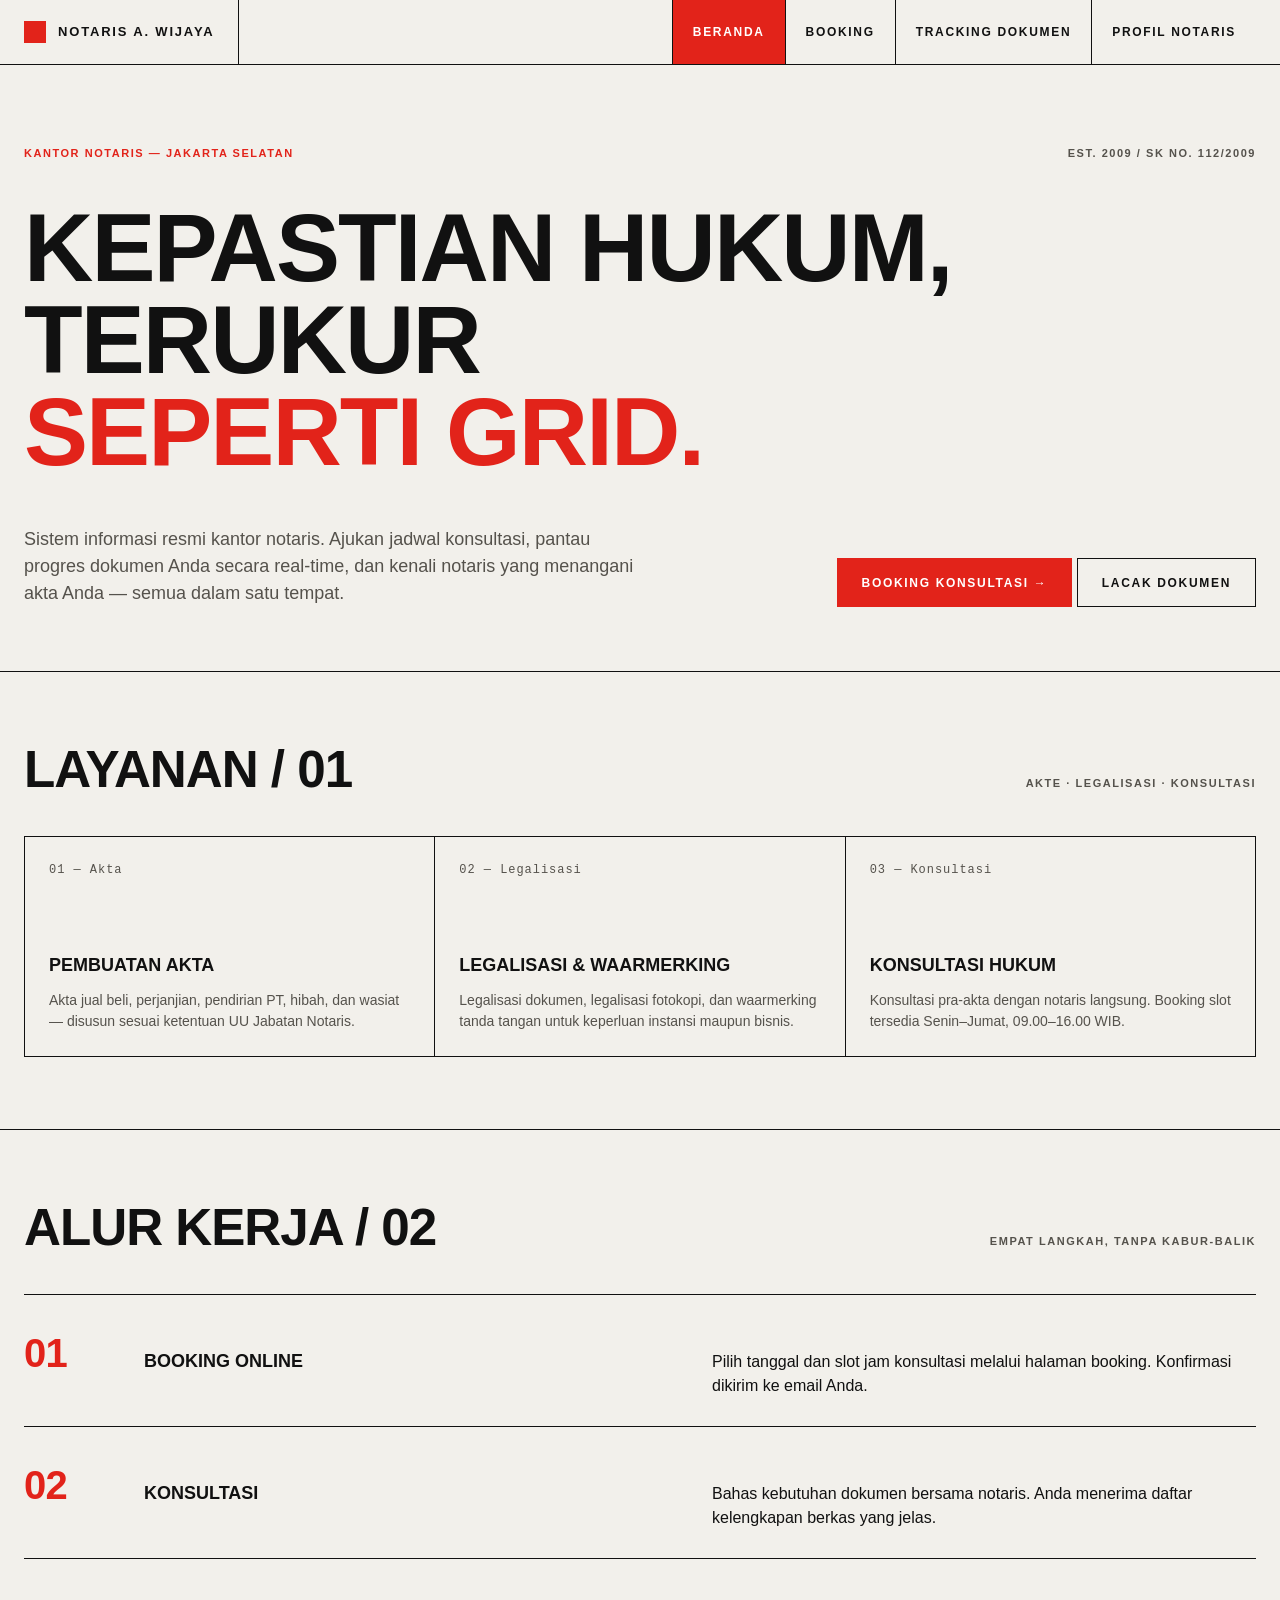
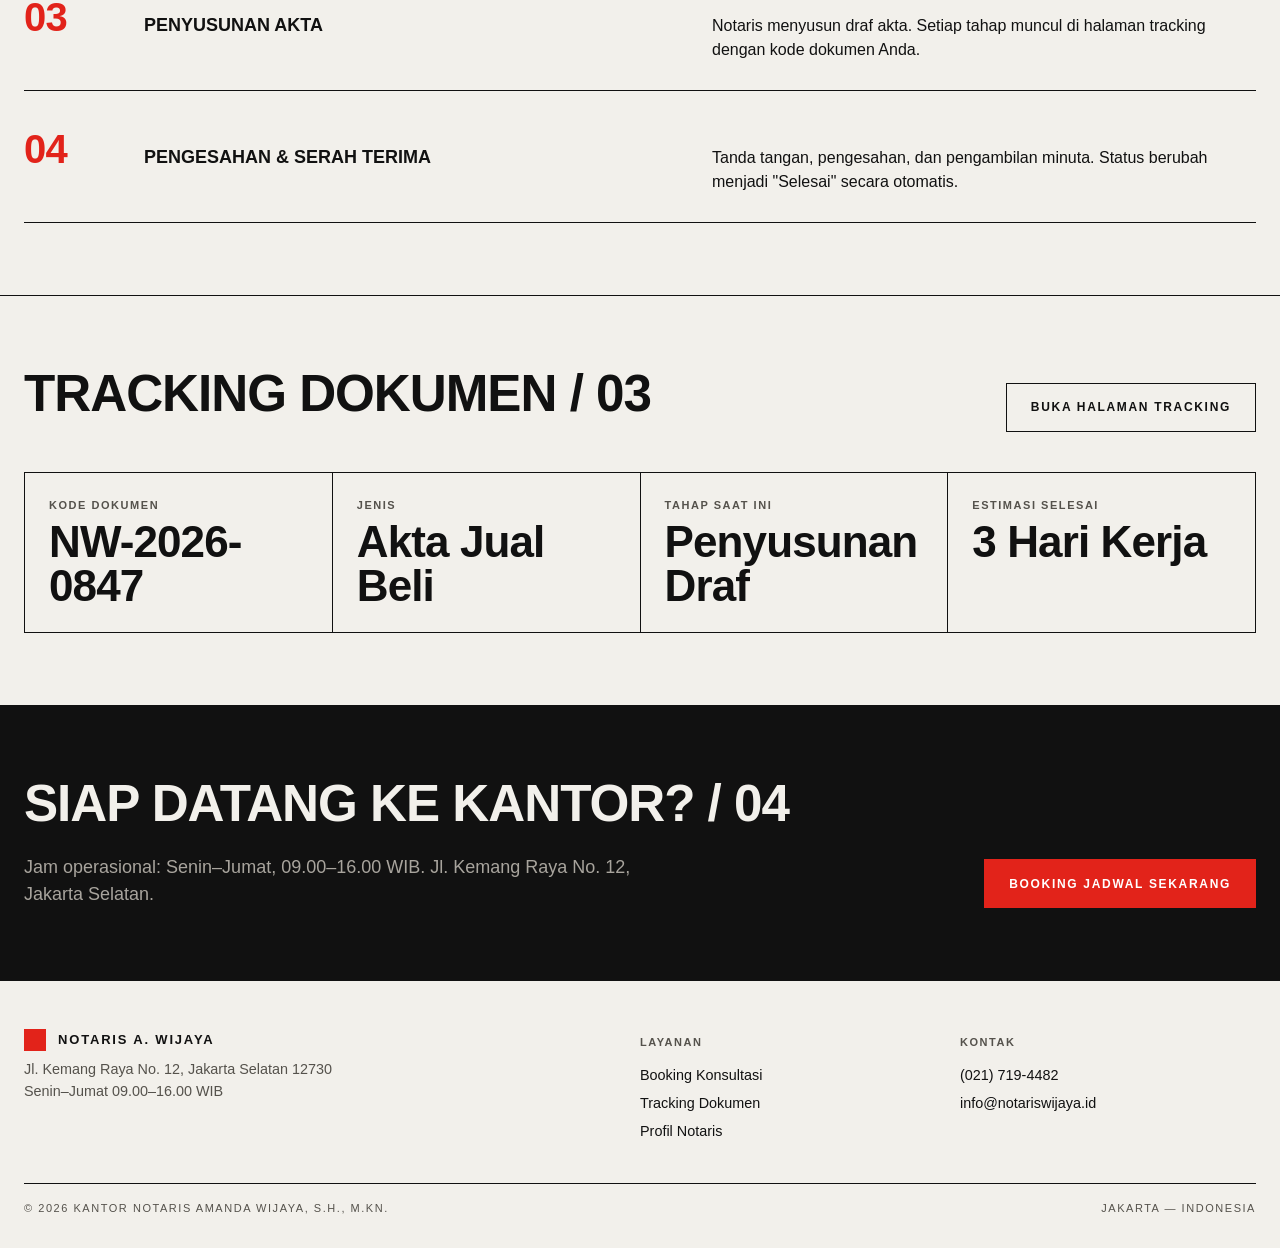
<file: index.html>
<!DOCTYPE html>
<html lang="id">
<head>
  <meta charset="UTF-8">
  <meta name="viewport" content="width=device-width, initial-scale=1.0">
  <title>Notaris Amanda Wijaya — Sistem Informasi Kantor</title>
  <meta name="description" content="Sistem informasi Kantor Notaris: booking jadwal konsultasi, tracking dokumen, dan profil notaris.">
  <link rel="stylesheet" href="css/style.css">
</head>
<body>

  <!-- ===== TOPBAR ===== -->
  <header class="topbar">
    <div class="container">
      <div class="topbar-inner">
        <a href="index.html" class="brand">
          <span class="brand-mark" aria-hidden="true"></span>
          Notaris A. Wijaya
        </a>
        <button class="nav-toggle" aria-expanded="false" aria-controls="mainnav">Menu</button>
        <nav class="nav" id="mainnav" aria-label="Navigasi utama">
          <a href="index.html" aria-current="page">Beranda</a>
          <a href="booking.html">Booking</a>
          <a href="tracking.html">Tracking Dokumen</a>
          <a href="dashboard.html">Profil Notaris</a>
        </nav>
      </div>
    </div>
  </header>

  <!-- ===== HERO ===== -->
  <section class="hero">
    <div class="container">
      <div class="hero-meta">
        <span class="label label--red">Kantor Notaris — Jakarta Selatan</span>
        <span class="label label--muted">Est. 2009 / SK No. 112/2009</span>
      </div>
      <h1 class="display">
        <span>Kepastian hukum,</span>
        <span>terukur</span>
        <span class="accent">seperti grid.</span>
      </h1>
      <div class="hero-foot">
        <p class="lead">
          Sistem informasi resmi kantor notaris. Ajukan jadwal konsultasi,
          pantau progres dokumen Anda secara real-time, dan kenali notaris
          yang menangani akta Anda — semua dalam satu tempat.
        </p>
        <div class="stack-2">
          <a href="booking.html" class="btn btn--primary">Booking Konsultasi →</a>
          <a href="tracking.html" class="btn btn--ghost">Lacak Dokumen</a>
        </div>
      </div>
    </div>
  </section>

  <!-- ===== LAYANAN ===== -->
  <section class="section">
    <div class="container">
      <div class="section-head">
        <h2>Layanan / 01</h2>
        <span class="label label--muted">Akte · Legalisasi · Konsultasi</span>
      </div>
      <div class="grid grid--3">
        <article class="service">
          <span class="idx">01 — Akta</span>
          <h3>Pembuatan Akta</h3>
          <p>Akta jual beli, perjanjian, pendirian PT, hibah, dan wasiat — disusun sesuai ketentuan UU Jabatan Notaris.</p>
        </article>
        <article class="service">
          <span class="idx">02 — Legalisasi</span>
          <h3>Legalisasi &amp; Waarmerking</h3>
          <p>Legalisasi dokumen, legalisasi fotokopi, dan waarmerking tanda tangan untuk keperluan instansi maupun bisnis.</p>
        </article>
        <article class="service">
          <span class="idx">03 — Konsultasi</span>
          <h3>Konsultasi Hukum</h3>
          <p>Konsultasi pra-akta dengan notaris langsung. Booking slot tersedia Senin–Jumat, 09.00–16.00 WIB.</p>
        </article>
      </div>
    </div>
  </section>

  <!-- ===== CARA KERJA ===== -->
  <section class="section">
    <div class="container">
      <div class="section-head">
        <h2>Alur Kerja / 02</h2>
        <span class="label label--muted">Empat langkah, tanpa kabur-balik</span>
      </div>
      <ol class="steps">
        <li class="step">
          <span class="step-no">01</span>
          <h3>Booking Online</h3>
          <p>Pilih tanggal dan slot jam konsultasi melalui halaman booking. Konfirmasi dikirim ke email Anda.</p>
        </li>
        <li class="step">
          <span class="step-no">02</span>
          <h3>Konsultasi</h3>
          <p>Bahas kebutuhan dokumen bersama notaris. Anda menerima daftar kelengkapan berkas yang jelas.</p>
        </li>
        <li class="step">
          <span class="step-no">03</span>
          <h3>Penyusunan Akta</h3>
          <p>Notaris menyusun draf akta. Setiap tahap muncul di halaman tracking dengan kode dokumen Anda.</p>
        </li>
        <li class="step">
          <span class="step-no">04</span>
          <h3>Pengesahan &amp; Serah Terima</h3>
          <p>Tanda tangan, pengesahan, dan pengambilan minuta. Status berubah menjadi "Selesai" secara otomatis.</p>
        </li>
      </ol>
    </div>
  </section>

  <!-- ===== TRACKING TEASER ===== -->
  <section class="section">
    <div class="container">
      <div class="section-head">
        <h2>Tracking Dokumen / 03</h2>
        <a href="tracking.html" class="btn btn--ghost">Buka Halaman Tracking</a>
      </div>
      <div class="grid grid--4">
        <div class="stat">
          <span class="label label--muted">Kode Dokumen</span>
          <span class="num">NW-2026-0847</span>
        </div>
        <div class="stat">
          <span class="label label--muted">Jenis</span>
          <span class="num">Akta Jual Beli</span>
        </div>
        <div class="stat">
          <span class="label label--muted">Tahap Saat Ini</span>
          <span class="num">Penyusunan Draf</span>
        </div>
        <div class="stat">
          <span class="label label--muted">Estimasi Selesai</span>
          <span class="num">3 Hari Kerja</span>
        </div>
      </div>
    </div>
  </section>

  <!-- ===== CTA ===== -->
  <section class="cta section">
    <div class="container">
      <div class="section-head" style="margin-bottom:1.5rem">
        <h2>Siap datang ke kantor? / 04</h2>
      </div>
      <div class="hero-foot" style="margin-top:0">
        <p class="lead" style="color:#a8a49d">
          Jam operasional: Senin–Jumat, 09.00–16.00 WIB.
          Jl. Kemang Raya No. 12, Jakarta Selatan.
        </p>
        <a href="booking.html" class="btn btn--primary">Booking Jadwal Sekarang</a>
      </div>
    </div>
  </section>

  <!-- ===== FOOTER ===== -->
  <footer class="footer">
    <div class="container">
      <div class="footer-grid">
        <div class="col">
          <a href="index.html" class="brand" style="border:0;padding-right:0">
            <span class="brand-mark" aria-hidden="true"></span>
            Notaris A. Wijaya
          </a>
          <p class="muted mt-1" style="font-size:0.9rem">
            Jl. Kemang Raya No. 12, Jakarta Selatan 12730<br>
            Senin–Jumat 09.00–16.00 WIB
          </p>
        </div>
        <div class="col">
          <span class="label label--muted">Layanan</span>
          <ul>
            <li><a href="booking.html">Booking Konsultasi</a></li>
            <li><a href="tracking.html">Tracking Dokumen</a></li>
            <li><a href="dashboard.html">Profil Notaris</a></li>
          </ul>
        </div>
        <div class="col">
          <span class="label label--muted">Kontak</span>
          <ul>
            <li>(021) 719-4482</li>
            <li>info@notariswijaya.id</li>
          </ul>
        </div>
      </div>
      <div class="footer-legal">
        <span>© 2026 Kantor Notaris Amanda Wijaya, S.H., M.Kn.</span>
        <span>Jakarta — Indonesia</span>
      </div>
    </div>
  </footer>

  <script>
    // Toggle navigasi mobile
    const toggle = document.querySelector('.nav-toggle');
    const nav = document.querySelector('.nav');
    toggle.addEventListener('click', () => {
      const open = nav.classList.toggle('is-open');
      toggle.setAttribute('aria-expanded', open);
    });
  </script>
</body>
</html>
</file>
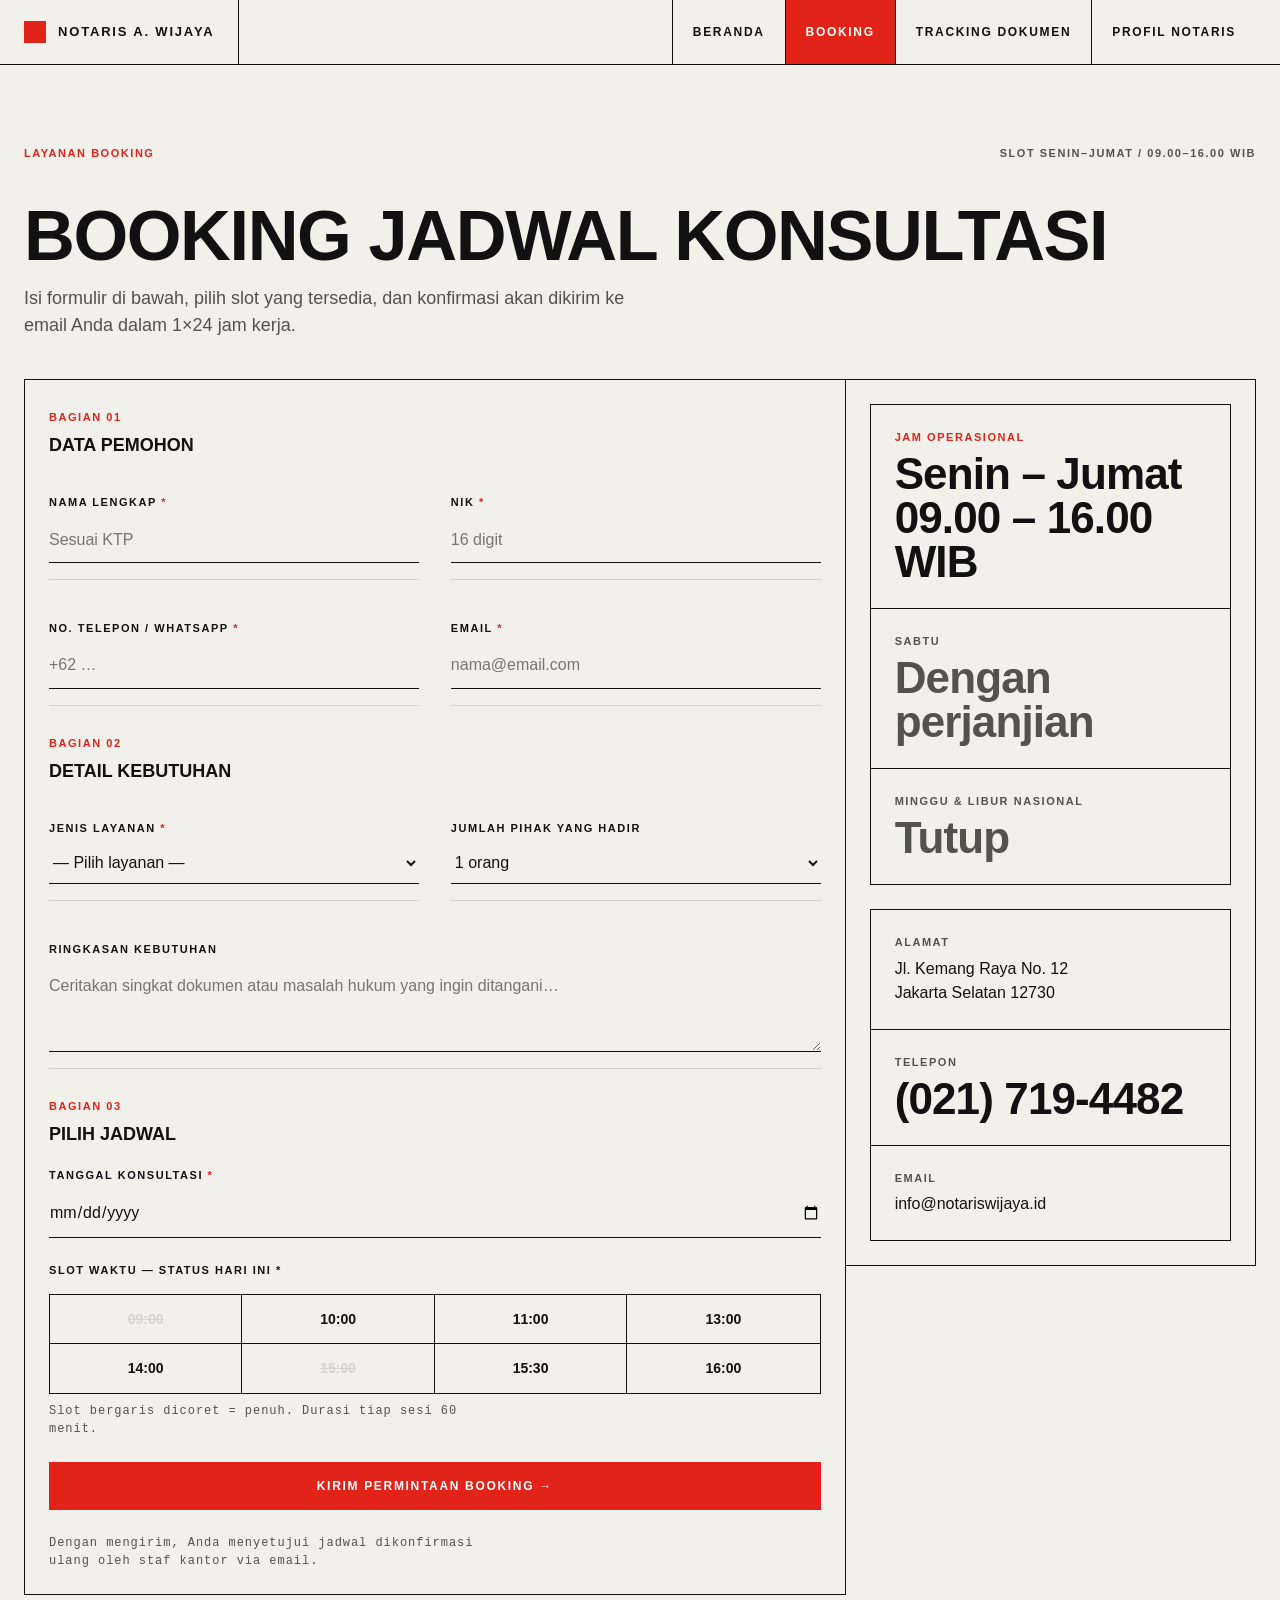
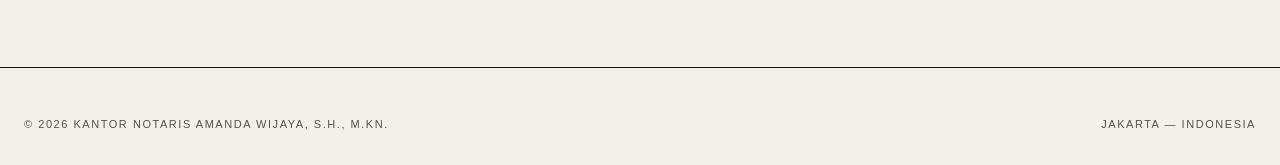
<file: booking.html>
<!DOCTYPE html>
<html lang="id">
<head>
  <meta charset="UTF-8">
  <meta name="viewport" content="width=device-width, initial-scale=1.0">
  <title>Booking Konsultasi — Notaris A. Wijaya</title>
  <link rel="stylesheet" href="css/style.css">
</head>
<body>

  <!-- ===== TOPBAR ===== -->
  <header class="topbar">
    <div class="container">
      <div class="topbar-inner">
        <a href="index.html" class="brand">
          <span class="brand-mark" aria-hidden="true"></span>
          Notaris A. Wijaya
        </a>
        <button class="nav-toggle" aria-expanded="false" aria-controls="mainnav">Menu</button>
        <nav class="nav" id="mainnav" aria-label="Navigasi utama">
          <a href="index.html">Beranda</a>
          <a href="booking.html" aria-current="page">Booking</a>
          <a href="tracking.html">Tracking Dokumen</a>
          <a href="dashboard.html">Profil Notaris</a>
        </nav>
      </div>
    </div>
  </header>

  <!-- ===== HEADER HALAMAN ===== -->
  <section class="hero" style="padding-bottom:2.5rem">
    <div class="container">
      <div class="hero-meta">
        <span class="label label--red">Layanan Booking</span>
        <span class="label label--muted">Slot Senin–Jumat / 09.00–16.00 WIB</span>
      </div>
      <h1 class="display" style="font-size:clamp(2.25rem,5.5vw,4.5rem)">Booking Jadwal Konsultasi</h1>
      <p class="lead mt-2">
        Isi formulir di bawah, pilih slot yang tersedia, dan konfirmasi akan
        dikirim ke email Anda dalam 1×24 jam kerja.
      </p>
    </div>
  </section>

  <!-- ===== FORM BOOKING ===== -->
  <section class="section" style="border-top:0;padding-top:0">
    <div class="container">
      <div class="grid grid--3" style="align-items:start">
        <form class="stack-3" style="grid-column:span 2;padding:var(--pad)" action="#" method="post">

          <div>
            <span class="label label--red">Bagian 01</span>
            <h3 class="mt-1 up">Data Pemohon</h3>
          </div>

          <div class="form-row">
            <div class="field">
              <label for="nama">Nama Lengkap <span class="req">*</span></label>
              <input type="text" id="nama" name="nama" placeholder="Sesuai KTP" required>
            </div>
            <div class="field">
              <label for="nik">NIK <span class="req">*</span></label>
              <input type="text" id="nik" name="nik" inputmode="numeric" maxlength="16" placeholder="16 digit" required>
            </div>
          </div>

          <div class="form-row">
            <div class="field">
              <label for="telepon">No. Telepon / WhatsApp <span class="req">*</span></label>
              <input type="tel" id="telepon" name="telepon" placeholder="+62 …" required>
            </div>
            <div class="field">
              <label for="email">Email <span class="req">*</span></label>
              <input type="email" id="email" name="email" placeholder="nama@email.com" required>
            </div>
          </div>

          <div>
            <span class="label label--red">Bagian 02</span>
            <h3 class="mt-1 up">Detail Kebutuhan</h3>
          </div>

          <div class="form-row">
            <div class="field">
              <label for="layanan">Jenis Layanan <span class="req">*</span></label>
              <select id="layanan" name="layanan" required>
                <option value="">— Pilih layanan —</option>
                <option>Akta Jual Beli</option>
                <option>Akta Pendirian PT / CV</option>
                <option>Perjanjian / Kontrak</option>
                <option>Hibah / Wasiat</option>
                <option>Legalisasi &amp; Waarmerking</option>
                <option>Konsultasi Hukum Umum</option>
              </select>
            </div>
            <div class="field">
              <label for="pihak">Jumlah Pihak yang Hadir</label>
              <select id="pihak" name="pihak">
                <option>1 orang</option>
                <option>2 orang</option>
                <option>Lebih dari 2 orang</option>
              </select>
            </div>
          </div>

          <div class="field">
            <label for="catatan">Ringkasan Kebutuhan</label>
            <textarea id="catatan" name="catatan" placeholder="Ceritakan singkat dokumen atau masalah hukum yang ingin ditangani…"></textarea>
          </div>

          <div>
            <span class="label label--red">Bagian 03</span>
            <h3 class="mt-1 up">Pilih Jadwal</h3>
          </div>

          <div class="field" style="border:0;padding:0">
            <label for="tanggal">Tanggal Konsultasi <span class="req">*</span></label>
            <input type="date" id="tanggal" name="tanggal" required>
          </div>

          <fieldset style="border:0">
            <legend class="label mb-2">Slot Waktu — status hari ini <span class="req">*</span></legend>
            <div class="slots">
              <label class="slot slot--off"><input type="radio" name="slot" disabled><span>09:00</span></label>
              <label class="slot"><input type="radio" name="slot" value="10:00" required><span>10:00</span></label>
              <label class="slot"><input type="radio" name="slot" value="11:00"><span>11:00</span></label>
              <label class="slot"><input type="radio" name="slot" value="13:00"><span>13:00</span></label>
              <label class="slot"><input type="radio" name="slot" value="14:00"><span>14:00</span></label>
              <label class="slot slot--off"><input type="radio" name="slot" disabled><span>15:00</span></label>
              <label class="slot"><input type="radio" name="slot" value="15:30"><span>15:30</span></label>
              <label class="slot"><input type="radio" name="slot" value="16:00"><span>16:00</span></label>
            </div>
            <p class="idx mt-1">Slot bergaris dicoret = penuh. Durasi tiap sesi 60 menit.</p>
          </fieldset>

          <button type="submit" class="btn btn--primary btn--block">Kirim Permintaan Booking →</button>
          <p class="idx">Dengan mengirim, Anda menyetujui jadwal dikonfirmasi ulang oleh staf kantor via email.</p>
        </form>

        <!-- Sidebar info -->
        <aside class="stack-3">
          <div class="grid" style="grid-template-columns:1fr">
            <div class="stat">
              <span class="label label--red">Jam Operasional</span>
              <span class="num">Senin – Jumat<br>09.00 – 16.00 WIB</span>
            </div>
            <div class="stat">
              <span class="label label--muted">Sabtu</span>
              <span class="num muted">Dengan perjanjian</span>
            </div>
            <div class="stat">
              <span class="label label--muted">Minggu &amp; Libur Nasional</span>
              <span class="num muted">Tutup</span>
            </div>
          </div>
          <div class="grid" style="grid-template-columns:1fr">
            <div class="stat">
              <span class="label label--muted">Alamat</span>
              <span>Jl. Kemang Raya No. 12<br>Jakarta Selatan 12730</span>
            </div>
            <div class="stat">
              <span class="label label--muted">Telepon</span>
              <span class="num">(021) 719-4482</span>
            </div>
            <div class="stat">
              <span class="label label--muted">Email</span>
              <span>info@notariswijaya.id</span>
            </div>
          </div>
        </aside>
      </div>
    </div>
  </section>

  <!-- ===== FOOTER ===== -->
  <footer class="footer">
    <div class="container">
      <div class="footer-legal" style="margin-top:0;padding-top:0;border-top:0">
        <span>© 2026 Kantor Notaris Amanda Wijaya, S.H., M.Kn.</span>
        <span>Jakarta — Indonesia</span>
      </div>
    </div>
  </footer>

  <script>
    const toggle = document.querySelector('.nav-toggle');
    const nav = document.querySelector('.nav');
    toggle.addEventListener('click', () => {
      const open = nav.classList.toggle('is-open');
      toggle.setAttribute('aria-expanded', open);
    });
  </script>
</body>
</html>
</file>
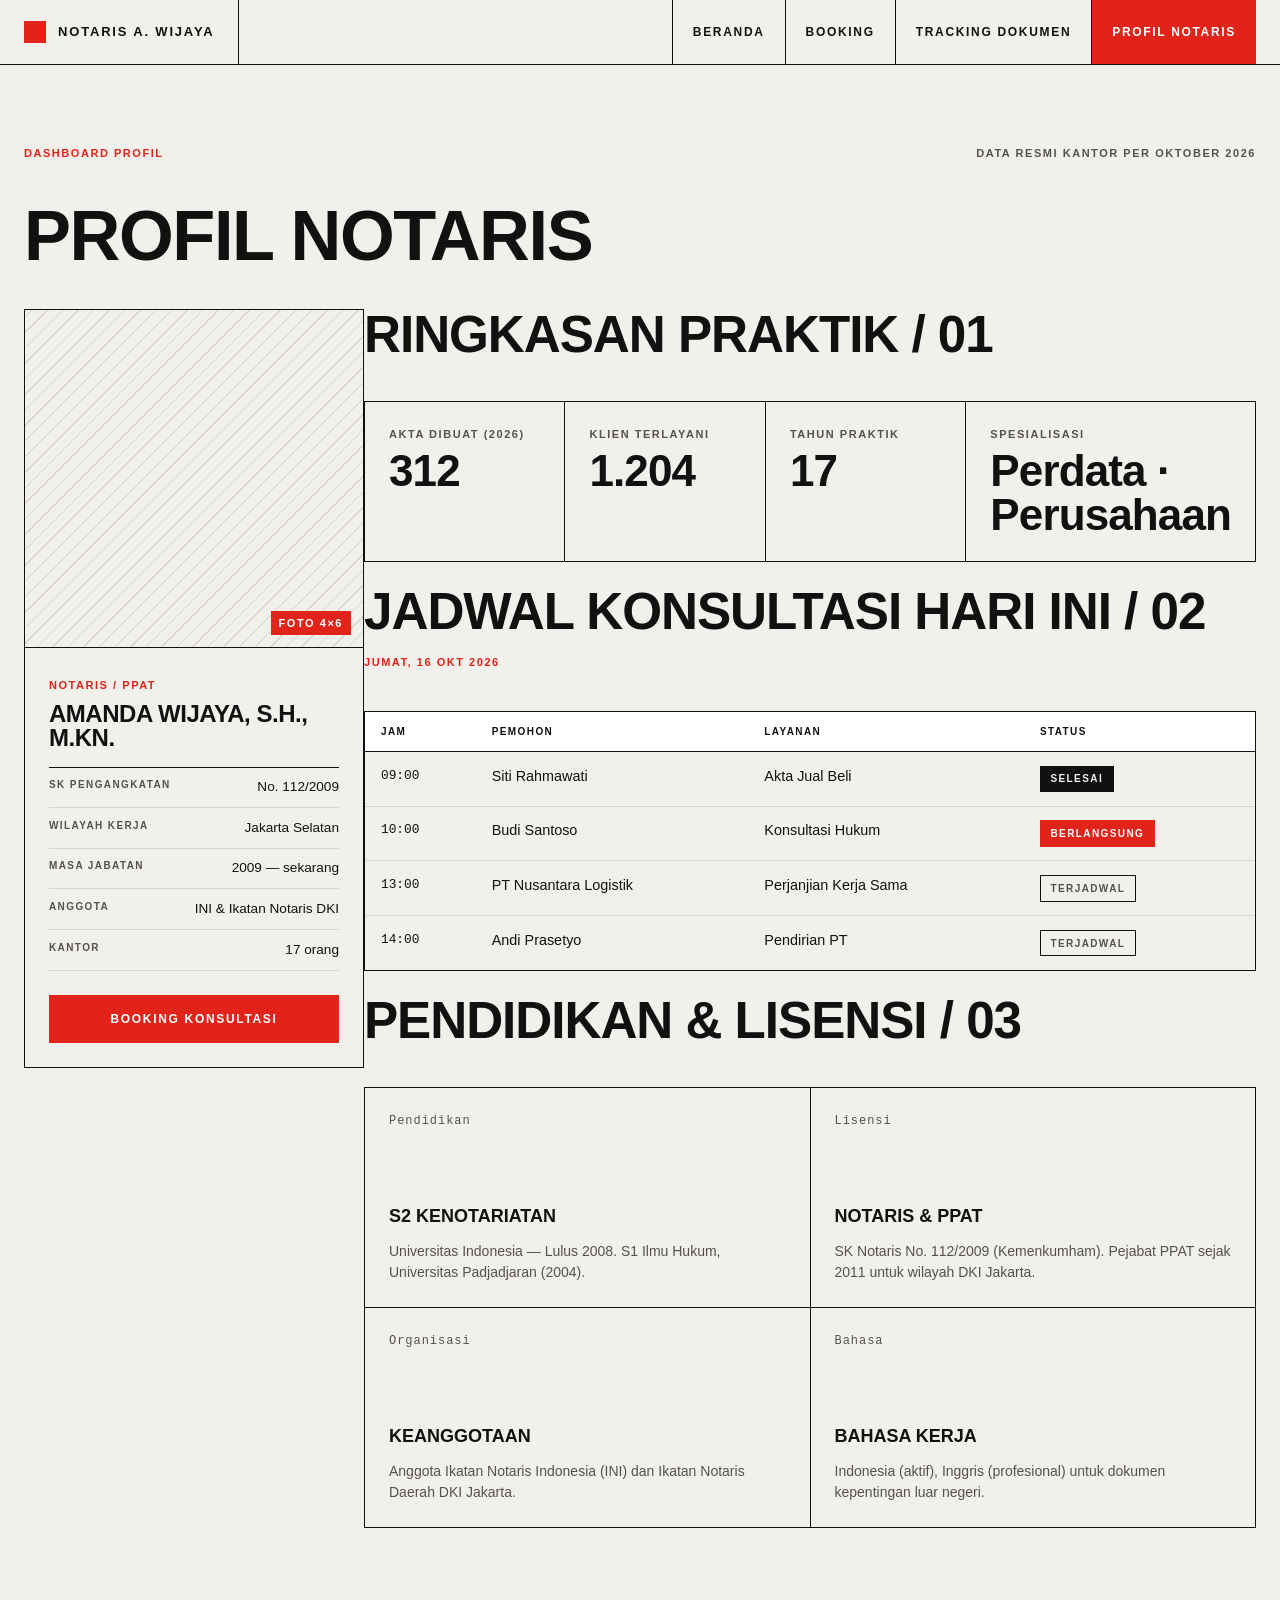
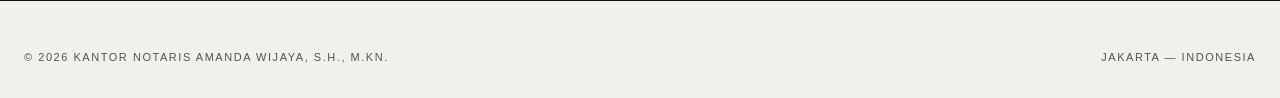
<file: dashboard.html>
<!DOCTYPE html>
<html lang="id">
<head>
  <meta charset="UTF-8">
  <meta name="viewport" content="width=device-width, initial-scale=1.0">
  <title>Profil Notaris — Notaris A. Wijaya</title>
  <link rel="stylesheet" href="css/style.css">
</head>
<body>

  <!-- ===== TOPBAR ===== -->
  <header class="topbar">
    <div class="container">
      <div class="topbar-inner">
        <a href="index.html" class="brand">
          <span class="brand-mark" aria-hidden="true"></span>
          Notaris A. Wijaya
        </a>
        <button class="nav-toggle" aria-expanded="false" aria-controls="mainnav">Menu</button>
        <nav class="nav" id="mainnav" aria-label="Navigasi utama">
          <a href="index.html">Beranda</a>
          <a href="booking.html">Booking</a>
          <a href="tracking.html">Tracking Dokumen</a>
          <a href="dashboard.html" aria-current="page">Profil Notaris</a>
        </nav>
      </div>
    </div>
  </header>

  <!-- ===== HEADER HALAMAN ===== -->
  <section class="hero" style="padding-bottom:2.5rem">
    <div class="container">
      <div class="hero-meta">
        <span class="label label--red">Dashboard Profil</span>
        <span class="label label--muted">Data resmi kantor per Oktober 2026</span>
      </div>
      <h1 class="display" style="font-size:clamp(2.25rem,5.5vw,4.5rem)">Profil Notaris</h1>
    </div>
  </section>

  <!-- ===== DASHBOARD ===== -->
  <section class="section" style="border-top:0;padding-top:0">
    <div class="container">
      <div class="dash-layout">

        <!-- Kartu profil (kiri) -->
        <aside class="profile-card">
          <div class="profile-photo">
            <span class="label">Foto 4×6</span>
          </div>
          <div class="profile-body">
            <span class="label label--red">Notaris / PPAT</span>
            <h2>Amanda Wijaya, S.H., M.Kn.</h2>
            <ul class="profile-facts">
              <li><span class="label">SK Pengangkatan</span><span class="num">No. 112/2009</span></li>
              <li><span class="label">Wilayah Kerja</span><span>Jakarta Selatan</span></li>
              <li><span class="label">Masa Jabatan</span><span class="num">2009 — sekarang</span></li>
              <li><span class="label">Anggota</span><span>INI &amp; Ikatan Notaris DKI</span></li>
              <li><span class="label">Kantor</span><span class="num">17 orang</span></li>
            </ul>
            <a href="booking.html" class="btn btn--primary btn--block mt-3">Booking Konsultasi</a>
          </div>
        </aside>

        <!-- Kolom kanan -->
        <div class="stack-3">

          <!-- Ringkasan praktik -->
          <div>
            <div class="section-head">
              <h2>Ringkasan Praktik / 01</h2>
            </div>
            <div class="grid grid--4">
              <div class="stat">
                <span class="label label--muted">Akta Dibuat (2026)</span>
                <span class="num">312</span>
              </div>
              <div class="stat">
                <span class="label label--muted">Klien Terlayani</span>
                <span class="num">1.204</span>
              </div>
              <div class="stat">
                <span class="label label--muted">Tahun Praktik</span>
                <span class="num">17</span>
              </div>
              <div class="stat">
                <span class="label label--muted">Spesialisasi</span>
                <span class="num">Perdata · Perusahaan</span>
              </div>
            </div>
          </div>

          <!-- Jadwal hari ini -->
          <div>
            <div class="section-head">
              <h2>Jadwal Konsultasi Hari Ini / 02</h2>
              <span class="label label--red">Jumat, 16 Okt 2026</span>
            </div>
            <div class="table-wrap">
              <table>
                <thead>
                  <tr>
                    <th>Jam</th>
                    <th>Pemohon</th>
                    <th>Layanan</th>
                    <th>Status</th>
                  </tr>
                </thead>
                <tbody>
                  <tr>
                    <td class="mono">09:00</td>
                    <td>Siti Rahmawati</td>
                    <td>Akta Jual Beli</td>
                    <td><span class="badge badge--done">Selesai</span></td>
                  </tr>
                  <tr>
                    <td class="mono">10:00</td>
                    <td>Budi Santoso</td>
                    <td>Konsultasi Hukum</td>
                    <td><span class="badge badge--progress">Berlangsung</span></td>
                  </tr>
                  <tr>
                    <td class="mono">13:00</td>
                    <td>PT Nusantara Logistik</td>
                    <td>Perjanjian Kerja Sama</td>
                    <td><span class="badge badge--wait">Terjadwal</span></td>
                  </tr>
                  <tr>
                    <td class="mono">14:00</td>
                    <td>Andi Prasetyo</td>
                    <td>Pendirian PT</td>
                    <td><span class="badge badge--wait">Terjadwal</span></td>
                  </tr>
                </tbody>
              </table>
            </div>
          </div>

          <!-- Pendidikan & lisensi -->
          <div>
            <div class="section-head">
              <h2>Pendidikan &amp; Lisensi / 03</h2>
            </div>
            <div class="grid grid--2">
              <div class="service">
                <span class="idx">Pendidikan</span>
                <h3>S2 Kenotariatan</h3>
                <p>Universitas Indonesia — Lulus 2008. S1 Ilmu Hukum, Universitas Padjadjaran (2004).</p>
              </div>
              <div class="service">
                <span class="idx">Lisensi</span>
                <h3>Notaris &amp; PPAT</h3>
                <p>SK Notaris No. 112/2009 (Kemenkumham). Pejabat PPAT sejak 2011 untuk wilayah DKI Jakarta.</p>
              </div>
              <div class="service">
                <span class="idx">Organisasi</span>
                <h3>Keanggotaan</h3>
                <p>Anggota Ikatan Notaris Indonesia (INI) dan Ikatan Notaris Daerah DKI Jakarta.</p>
              </div>
              <div class="service">
                <span class="idx">Bahasa</span>
                <h3>Bahasa Kerja</h3>
                <p>Indonesia (aktif), Inggris (profesional) untuk dokumen kepentingan luar negeri.</p>
              </div>
            </div>
          </div>

        </div>
      </div>
    </div>
  </section>

  <!-- ===== FOOTER ===== -->
  <footer class="footer">
    <div class="container">
      <div class="footer-legal" style="margin-top:0;padding-top:0;border-top:0">
        <span>© 2026 Kantor Notaris Amanda Wijaya, S.H., M.Kn.</span>
        <span>Jakarta — Indonesia</span>
      </div>
    </div>
  </footer>

  <script>
    const toggle = document.querySelector('.nav-toggle');
    const nav = document.querySelector('.nav');
    toggle.addEventListener('click', () => {
      const open = nav.classList.toggle('is-open');
      toggle.setAttribute('aria-expanded', open);
    });
  </script>
</body>
</html>
</file>
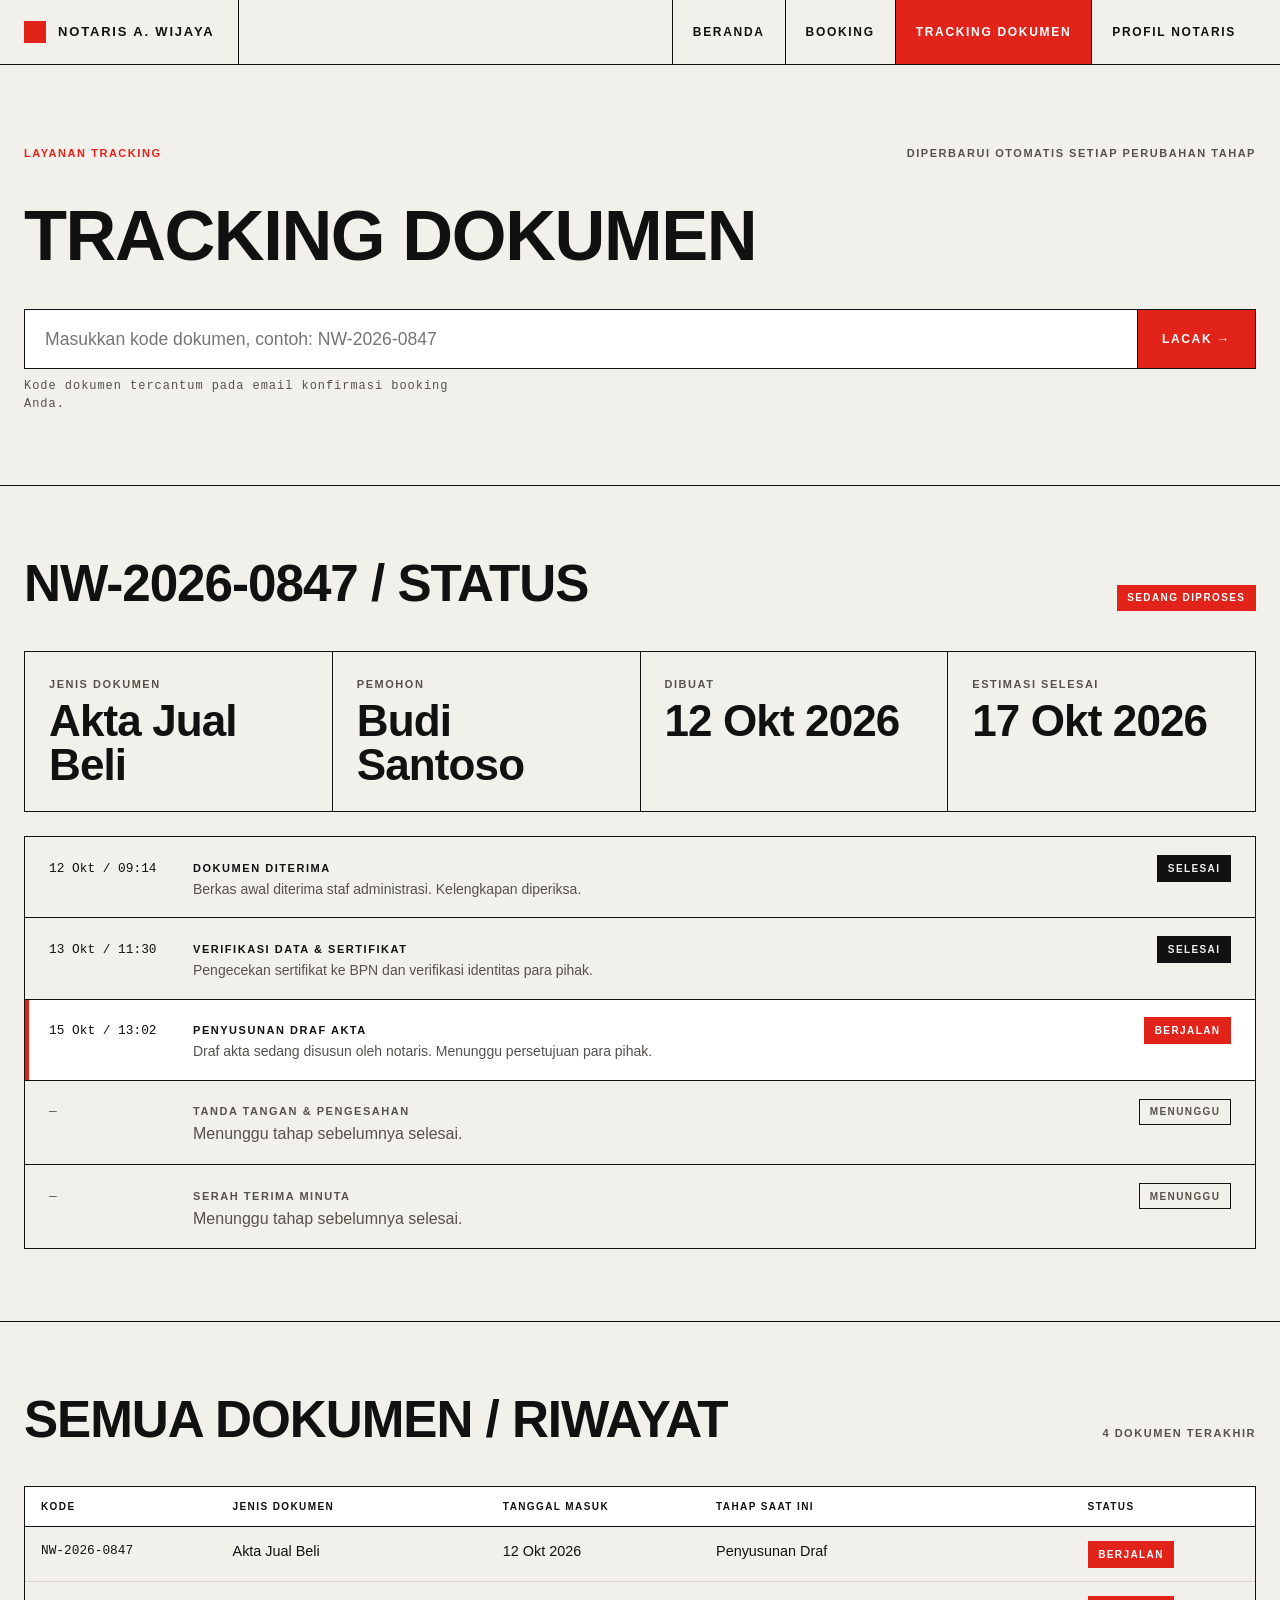
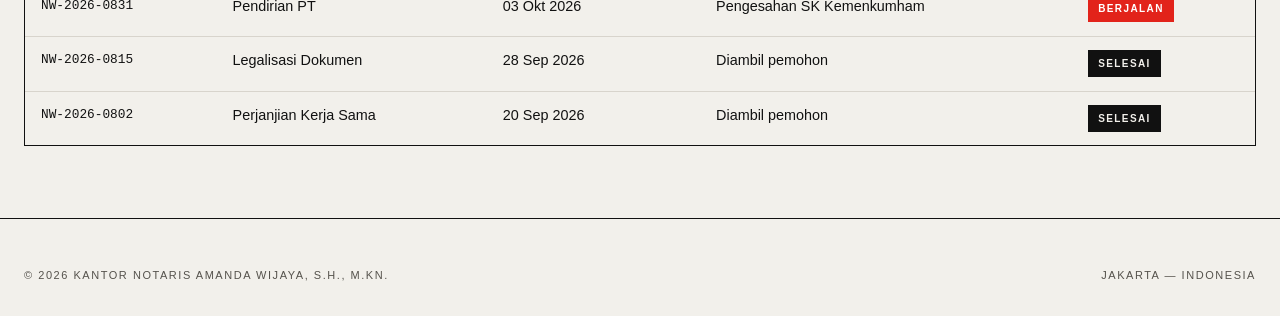
<file: tracking.html>
<!DOCTYPE html>
<html lang="id">
<head>
  <meta charset="UTF-8">
  <meta name="viewport" content="width=device-width, initial-scale=1.0">
  <title>Tracking Dokumen — Notaris A. Wijaya</title>
  <link rel="stylesheet" href="css/style.css">
</head>
<body>

  <!-- ===== TOPBAR ===== -->
  <header class="topbar">
    <div class="container">
      <div class="topbar-inner">
        <a href="index.html" class="brand">
          <span class="brand-mark" aria-hidden="true"></span>
          Notaris A. Wijaya
        </a>
        <button class="nav-toggle" aria-expanded="false" aria-controls="mainnav">Menu</button>
        <nav class="nav" id="mainnav" aria-label="Navigasi utama">
          <a href="index.html">Beranda</a>
          <a href="booking.html">Booking</a>
          <a href="tracking.html" aria-current="page">Tracking Dokumen</a>
          <a href="dashboard.html">Profil Notaris</a>
        </nav>
      </div>
    </div>
  </header>

  <!-- ===== HEADER HALAMAN ===== -->
  <section class="hero" style="padding-bottom:2.5rem">
    <div class="container">
      <div class="hero-meta">
        <span class="label label--red">Layanan Tracking</span>
        <span class="label label--muted">Diperbarui otomatis setiap perubahan tahap</span>
      </div>
      <h1 class="display" style="font-size:clamp(2.25rem,5.5vw,4.5rem)">Tracking Dokumen</h1>
    </div>
  </section>

  <!-- ===== PENCARIAN ===== -->
  <section class="section" style="border-top:0;padding-top:0">
    <div class="container">
      <form class="searchbar" action="#" method="get">
        <input type="text" name="kode" placeholder="Masukkan kode dokumen, contoh: NW-2026-0847" aria-label="Kode dokumen">
        <button type="submit" class="btn btn--primary">Lacak →</button>
      </form>
      <p class="idx mt-1">Kode dokumen tercantum pada email konfirmasi booking Anda.</p>
    </div>
  </section>

  <!-- ===== HASIL TRACKING (contoh status) ===== -->
  <section class="section">
    <div class="container">
      <div class="section-head">
        <h2>NW-2026-0847 / Status</h2>
        <span class="badge badge--progress">Sedang Diproses</span>
      </div>

      <div class="grid grid--4 mb-3">
        <div class="stat">
          <span class="label label--muted">Jenis Dokumen</span>
          <span class="num">Akta Jual Beli</span>
        </div>
        <div class="stat">
          <span class="label label--muted">Pemohon</span>
          <span class="num">Budi Santoso</span>
        </div>
        <div class="stat">
          <span class="label label--muted">Dibuat</span>
          <span class="num">12 Okt 2026</span>
        </div>
        <div class="stat">
          <span class="label label--muted">Estimasi Selesai</span>
          <span class="num">17 Okt 2026</span>
        </div>
      </div>

      <!-- Timeline -->
      <div class="timeline">
        <div class="timeline-row">
          <span class="tl-time">12 Okt / 09:14</span>
          <div>
            <span class="label">Dokumen Diterima</span>
            <p class="muted" style="font-size:0.875rem">Berkas awal diterima staf administrasi. Kelengkapan diperiksa.</p>
          </div>
          <span class="badge badge--done">Selesai</span>
        </div>
        <div class="timeline-row">
          <span class="tl-time">13 Okt / 11:30</span>
          <div>
            <span class="label">Verifikasi Data &amp; Sertifikat</span>
            <p class="muted" style="font-size:0.875rem">Pengecekan sertifikat ke BPN dan verifikasi identitas para pihak.</p>
          </div>
          <span class="badge badge--done">Selesai</span>
        </div>
        <div class="timeline-row is-active">
          <span class="tl-time">15 Okt / 13:02</span>
          <div>
            <span class="label">Penyusunan Draf Akta</span>
            <p class="muted" style="font-size:0.875rem">Draf akta sedang disusun oleh notaris. Menunggu persetujuan para pihak.</p>
          </div>
          <span class="badge badge--progress">Berjalan</span>
        </div>
        <div class="timeline-row is-pending">
          <span class="tl-time">—</span>
          <div>
            <span class="label">Tanda Tangan &amp; Pengesahan</span>
            <p class="muted">Menunggu tahap sebelumnya selesai.</p>
          </div>
          <span class="badge badge--wait">Menunggu</span>
        </div>
        <div class="timeline-row is-pending">
          <span class="tl-time">—</span>
          <div>
            <span class="label">Serah Terima Minuta</span>
            <p class="muted">Menunggu tahap sebelumnya selesai.</p>
          </div>
          <span class="badge badge--wait">Menunggu</span>
        </div>
      </div>
    </div>
  </section>

  <!-- ===== RIWAYAT DOKUMEN (contoh tabel) ===== -->
  <section class="section">
    <div class="container">
      <div class="section-head">
        <h2>Semua Dokumen / Riwayat</h2>
        <span class="label label--muted">4 dokumen terakhir</span>
      </div>
      <div class="table-wrap">
        <table>
          <thead>
            <tr>
              <th>Kode</th>
              <th>Jenis Dokumen</th>
              <th>Tanggal Masuk</th>
              <th>Tahap Saat Ini</th>
              <th>Status</th>
            </tr>
          </thead>
          <tbody>
            <tr>
              <td class="mono">NW-2026-0847</td>
              <td>Akta Jual Beli</td>
              <td class="num">12 Okt 2026</td>
              <td>Penyusunan Draf</td>
              <td><span class="badge badge--progress">Berjalan</span></td>
            </tr>
            <tr>
              <td class="mono">NW-2026-0831</td>
              <td>Pendirian PT</td>
              <td class="num">03 Okt 2026</td>
              <td>Pengesahan SK Kemenkumham</td>
              <td><span class="badge badge--progress">Berjalan</span></td>
            </tr>
            <tr>
              <td class="mono">NW-2026-0815</td>
              <td>Legalisasi Dokumen</td>
              <td class="num">28 Sep 2026</td>
              <td>Diambil pemohon</td>
              <td><span class="badge badge--done">Selesai</span></td>
            </tr>
            <tr>
              <td class="mono">NW-2026-0802</td>
              <td>Perjanjian Kerja Sama</td>
              <td class="num">20 Sep 2026</td>
              <td>Diambil pemohon</td>
              <td><span class="badge badge--done">Selesai</span></td>
            </tr>
          </tbody>
        </table>
      </div>
    </div>
  </section>

  <!-- ===== FOOTER ===== -->
  <footer class="footer">
    <div class="container">
      <div class="footer-legal" style="margin-top:0;padding-top:0;border-top:0">
        <span>© 2026 Kantor Notaris Amanda Wijaya, S.H., M.Kn.</span>
        <span>Jakarta — Indonesia</span>
      </div>
    </div>
  </footer>

  <script>
    const toggle = document.querySelector('.nav-toggle');
    const nav = document.querySelector('.nav');
    toggle.addEventListener('click', () => {
      const open = nav.classList.toggle('is-open');
      toggle.setAttribute('aria-expanded', open);
    });
  </script>
</body>
</html>
</file>
<file: css/style.css>
/* ============================================================
   KANTOR NOTARIS — Sistem Informasi
   Style: Swiss / International Typographic
   ============================================================ */

/* ---------- Tokens ---------- */
:root {
  --paper: #f2f0eb;          /* latar netral hangat */
  --white: #ffffff;
  --ink: #111111;            /* hitam tinta */
  --ink-soft: #55524c;       /* teks sekunder */
  --line: #111111;           /* garis rambut */
  --line-soft: #d8d4cc;      /* garis sekunder */
  --red: #e2231a;            /* satu-satunya aksen */
  --red-dark: #b71c12;

  --font-sans: "Helvetica Neue", Helvetica, Arial, "Segoe UI", sans-serif;
  --font-mono: "IBM Plex Mono", "Courier New", monospace;

  --track: 0.14em;           /* letter-spacing label mikro */
  --gap: 2rem;
  --pad: 1.5rem;
  --maxw: 1280px;
}

/* ---------- Reset ---------- */
*,
*::before,
*::after {
  box-sizing: border-box;
  margin: 0;
  padding: 0;
}

html {
  -webkit-text-size-adjust: 100%;
}

body {
  font-family: var(--font-sans);
  background: var(--paper);
  color: var(--ink);
  font-size: 16px;
  line-height: 1.5;
  -webkit-font-smoothing: antialiased;
}

img {
  max-width: 100%;
  display: block;
}

a {
  color: inherit;
  text-decoration: none;
}

button {
  font: inherit;
  cursor: pointer;
  background: none;
  border: 0;
  color: inherit;
}

ul,
ol {
  list-style: none;
}

/* ---------- Label mikro (khas Swiss) ---------- */
.label {
  display: inline-block;
  font-size: 11px;
  font-weight: 700;
  letter-spacing: var(--track);
  text-transform: uppercase;
}

.label--muted {
  color: var(--ink-soft);
}

.label--red {
  color: var(--red);
}

.idx {
  font-family: var(--font-mono);
  font-size: 12px;
  font-weight: 400;
  letter-spacing: 0.08em;
  color: var(--ink-soft);
}

/* ---------- Tipografi ---------- */
h1,
h2,
h3 {
  font-weight: 700;
  line-height: 1.02;
  letter-spacing: -0.02em;
  text-transform: uppercase;
}

.display {
  font-size: clamp(2.75rem, 7.5vw, 6.5rem);
  line-height: 0.96;
}

h2 {
  font-size: clamp(1.75rem, 4vw, 3.25rem);
}

h3 {
  font-size: 1.125rem;
  letter-spacing: 0;
}

p {
  max-width: 62ch;
}

p.lead {
  font-size: 1.125rem;
  color: var(--ink-soft);
}

.num {
  font-variant-numeric: tabular-nums;
}

/* ---------- Layout ---------- */
.container {
  max-width: var(--maxw);
  margin: 0 auto;
  padding: 0 var(--pad);
}

.section {
  padding: 4.5rem 0;
  border-top: 1px solid var(--line);
}

.section-head {
  display: flex;
  justify-content: space-between;
  align-items: baseline;
  gap: 1rem;
  margin-bottom: 2.5rem;
  flex-wrap: wrap;
}

/* Grid bergaris khas Swiss: sel dipisah hairline */
.grid {
  display: grid;
  border: 1px solid var(--line);
  border-right: 0;
  border-bottom: 0;
}

.grid > * {
  border-right: 1px solid var(--line);
  border-bottom: 1px solid var(--line);
  padding: var(--pad);
}

.grid--2 {
  grid-template-columns: repeat(2, 1fr);
}

.grid--3 {
  grid-template-columns: repeat(3, 1fr);
}

.grid--4 {
  grid-template-columns: repeat(4, 1fr);
}

/* ---------- Header / Navigasi ---------- */
.topbar {
  border-bottom: 1px solid var(--line);
  background: var(--paper);
  position: sticky;
  top: 0;
  z-index: 50;
}

.topbar-inner {
  display: flex;
  align-items: stretch;
  min-height: 64px;
}

.brand {
  display: flex;
  align-items: center;
  gap: 0.75rem;
  font-weight: 700;
  letter-spacing: var(--track);
  text-transform: uppercase;
  font-size: 13px;
  border-right: 1px solid var(--line);
  padding-right: 1.5rem;
}

.brand-mark {
  width: 22px;
  height: 22px;
  background: var(--red);
  flex: none;
}

.nav {
  display: flex;
  align-items: stretch;
  margin-left: auto;
}

.nav a {
  display: flex;
  align-items: center;
  padding: 0 1.25rem;
  font-size: 12px;
  font-weight: 700;
  letter-spacing: var(--track);
  text-transform: uppercase;
  border-left: 1px solid var(--line);
  transition: background 0.15s ease, color 0.15s ease;
}

.nav a:hover {
  background: var(--ink);
  color: var(--paper);
}

.nav a[aria-current="page"] {
  background: var(--red);
  color: var(--white);
}

.nav a[aria-current="page"]:hover {
  background: var(--red-dark);
  color: var(--white);
}

/* Tombol menu mobile */
.nav-toggle {
  display: none;
  padding: 0 1.25rem;
  border-left: 1px solid var(--line);
  font-size: 12px;
  font-weight: 700;
  letter-spacing: var(--track);
  text-transform: uppercase;
}

/* ---------- Hero ---------- */
.hero {
  padding: 5rem 0 4rem;
}

.hero-meta {
  display: flex;
  justify-content: space-between;
  gap: 1rem;
  margin-bottom: 2.5rem;
  flex-wrap: wrap;
}

.hero h1 span {
  display: block;
}

.hero h1 .accent {
  color: var(--red);
}

.hero-foot {
  display: flex;
  justify-content: space-between;
  align-items: flex-end;
  gap: 2rem;
  margin-top: 3rem;
  flex-wrap: wrap;
}

/* ---------- Tombol ---------- */
.btn {
  display: inline-flex;
  align-items: center;
  gap: 0.75rem;
  padding: 0.9rem 1.5rem;
  font-size: 12px;
  font-weight: 700;
  letter-spacing: var(--track);
  text-transform: uppercase;
  border: 1px solid var(--line);
  transition: background 0.15s ease, color 0.15s ease, border-color 0.15s ease;
}

.btn--primary {
  background: var(--red);
  border-color: var(--red);
  color: var(--white);
}

.btn--primary:hover {
  background: var(--red-dark);
  border-color: var(--red-dark);
}

.btn--ghost:hover {
  background: var(--ink);
  color: var(--paper);
}

.btn--block {
  width: 100%;
  justify-content: center;
}

/* ---------- Kartu layanan ---------- */
.service {
  display: flex;
  flex-direction: column;
  gap: 1rem;
  min-height: 220px;
  transition: background 0.15s ease;
}

.service:hover {
  background: var(--white);
}

.service .idx {
  margin-bottom: auto;
}

.service h3 {
  text-transform: uppercase;
}

.service p {
  font-size: 0.875rem;
  color: var(--ink-soft);
}

/* ---------- Langkah kerja ---------- */
.steps {
  counter-reset: step;
}

.step {
  display: grid;
  grid-template-columns: 96px 1fr 1fr;
  gap: var(--pad);
  padding: 1.75rem 0;
  border-top: 1px solid var(--line);
  align-items: baseline;
}

.step:last-child {
  border-bottom: 1px solid var(--line);
}

.step-no {
  font-size: 2.5rem;
  font-weight: 700;
  letter-spacing: -0.02em;
  color: var(--red);
  font-variant-numeric: tabular-nums;
}

/* ---------- CTA strip ---------- */
.cta {
  background: var(--ink);
  color: var(--paper);
  border-top: 1px solid var(--line);
}

.cta .btn--ghost {
  border-color: var(--paper);
}

.cta .btn--ghost:hover {
  background: var(--paper);
  color: var(--ink);
}

/* ---------- Form ---------- */
.field {
  display: flex;
  flex-direction: column;
  gap: 0.4rem;
  padding: 1rem 0;
  border-bottom: 1px solid var(--line-soft);
}

.field label {
  font-size: 11px;
  font-weight: 700;
  letter-spacing: var(--track);
  text-transform: uppercase;
}

.field .req {
  color: var(--red);
}

.field input,
.field select,
.field textarea {
  font: inherit;
  font-size: 1rem;
  padding: 0.65rem 0;
  border: 0;
  border-bottom: 1px solid var(--line);
  background: transparent;
  border-radius: 0;
  color: var(--ink);
}

.field textarea {
  resize: vertical;
  min-height: 88px;
}

.field input:focus,
.field select:focus,
.field textarea:focus {
  outline: 2px solid var(--red);
  outline-offset: 2px;
}

.form-row {
  display: grid;
  grid-template-columns: repeat(2, 1fr);
  column-gap: 2rem;
}

/* Slot waktu (radio ala grid Swiss) */
.slots {
  display: grid;
  grid-template-columns: repeat(4, 1fr);
  gap: 0;
  border: 1px solid var(--line);
}

.slot {
  position: relative;
  border-right: 1px solid var(--line);
  border-bottom: 1px solid var(--line);
}

.slot:nth-child(4n) {
  border-right: 0;
}

.slot:nth-last-child(-n + 4) {
  border-bottom: 0;
}

.slot input {
  position: absolute;
  opacity: 0;
  inset: 0;
  cursor: pointer;
}

.slot span {
  display: block;
  text-align: center;
  padding: 0.85rem 0.5rem;
  font-size: 0.875rem;
  font-weight: 700;
  font-variant-numeric: tabular-nums;
  transition: background 0.12s ease, color 0.12s ease;
}

.slot input:checked + span {
  background: var(--red);
  color: var(--white);
}

.slot input:focus-visible + span {
  outline: 2px solid var(--ink);
  outline-offset: -3px;
}

.slot--off span {
  color: var(--line-soft);
  text-decoration: line-through;
  cursor: not-allowed;
}

.slot--off input {
  cursor: not-allowed;
}

/* ---------- Status / Badge ---------- */
.badge {
  display: inline-block;
  padding: 0.3rem 0.6rem;
  font-size: 10px;
  font-weight: 700;
  letter-spacing: var(--track);
  text-transform: uppercase;
  border: 1px solid var(--line);
  white-space: nowrap;
}

.badge--done {
  background: var(--ink);
  color: var(--paper);
}

.badge--progress {
  background: var(--red);
  border-color: var(--red);
  color: var(--white);
}

.badge--wait {
  color: var(--ink-soft);
}

/* ---------- Timeline tracking ---------- */
.timeline {
  border: 1px solid var(--line);
}

.timeline-row {
  display: grid;
  grid-template-columns: 120px 1fr auto;
  gap: var(--pad);
  padding: 1.1rem var(--pad);
  border-bottom: 1px solid var(--line);
  align-items: baseline;
}

.timeline-row:last-child {
  border-bottom: 0;
}

.timeline-row.is-active {
  background: var(--white);
  box-shadow: inset 4px 0 0 var(--red);
}

.timeline-row.is-pending {
  color: var(--ink-soft);
}

.tl-time {
  font-family: var(--font-mono);
  font-size: 0.8rem;
}

/* ---------- Tabel ---------- */
.table-wrap {
  border: 1px solid var(--line);
  overflow-x: auto;
}

table {
  width: 100%;
  border-collapse: collapse;
  font-size: 0.9rem;
}

th {
  text-align: left;
  font-size: 10px;
  font-weight: 700;
  letter-spacing: var(--track);
  text-transform: uppercase;
  padding: 0.75rem 1rem;
  border-bottom: 1px solid var(--line);
  background: var(--white);
  white-space: nowrap;
}

td {
  padding: 0.85rem 1rem;
  border-bottom: 1px solid var(--line-soft);
  vertical-align: top;
}

tr:last-child td {
  border-bottom: 0;
}

tbody tr:hover {
  background: var(--white);
}

td.mono {
  font-family: var(--font-mono);
  font-size: 0.8rem;
}

/* ---------- Dashboard ---------- */
.dash-layout {
  display: grid;
  grid-template-columns: 340px 1fr;
  gap: 0;
  align-items: start;
}

.profile-card {
  border: 1px solid var(--line);
  position: sticky;
  top: 88px;
}

.profile-photo {
  aspect-ratio: 1 / 1;
  background: repeating-linear-gradient(
    -45deg,
    var(--paper),
    var(--paper) 10px,
    var(--line-soft) 10px,
    var(--line-soft) 11px
  );
  border-bottom: 1px solid var(--line);
  display: flex;
  align-items: flex-end;
  justify-content: flex-end;
  padding: 0.75rem;
}

.profile-photo .label {
  background: var(--red);
  color: var(--white);
  padding: 0.25rem 0.5rem;
}

.profile-body {
  padding: var(--pad);
}

.profile-body h2 {
  font-size: 1.5rem;
  margin: 0.35rem 0 1rem;
}

.profile-facts {
  border-top: 1px solid var(--line);
}

.profile-facts li {
  display: flex;
  justify-content: space-between;
  gap: 1rem;
  padding: 0.6rem 0;
  border-bottom: 1px solid var(--line-soft);
  font-size: 0.85rem;
}

.profile-facts .label {
  font-size: 10px;
  color: var(--ink-soft);
}

.stat {
  display: flex;
  flex-direction: column;
  gap: 0.4rem;
}

.stat .num {
  font-size: 2.75rem;
  font-weight: 700;
  line-height: 1;
  letter-spacing: -0.02em;
  font-variant-numeric: tabular-nums;
}

/* ---------- Pencarian tracking ---------- */
.searchbar {
  display: flex;
  border: 1px solid var(--line);
}

.searchbar input {
  flex: 1;
  font: inherit;
  font-size: 1.1rem;
  padding: 1rem 1.25rem;
  border: 0;
  background: var(--white);
  min-width: 0;
}

.searchbar input:focus {
  outline: 2px solid var(--red);
  outline-offset: -2px;
}

.searchbar .btn {
  border: 0;
  border-left: 1px solid var(--line);
}

/* ---------- Footer ---------- */
.footer {
  border-top: 1px solid var(--line);
  padding: 3rem 0 2rem;
  margin-top: 0;
}

.footer-grid {
  display: grid;
  grid-template-columns: 2fr 1fr 1fr;
  gap: var(--pad);
}

.footer .col ul {
  margin-top: 0.75rem;
  display: grid;
  gap: 0.4rem;
  font-size: 0.9rem;
}

.footer-legal {
  margin-top: 2.5rem;
  padding-top: 1rem;
  border-top: 1px solid var(--line);
  display: flex;
  justify-content: space-between;
  gap: 1rem;
  flex-wrap: wrap;
  font-size: 11px;
  letter-spacing: var(--track);
  text-transform: uppercase;
  color: var(--ink-soft);
}

/* ---------- Util ---------- */
.mt-1 { margin-top: 0.5rem; }
.mt-2 { margin-top: 1rem; }
.mt-3 { margin-top: 1.5rem; }
.mt-4 { margin-top: 2.5rem; }
.mb-2 { margin-bottom: 1rem; }
.mb-3 { margin-bottom: 1.5rem; }
.mono { font-family: var(--font-mono); }
.muted { color: var(--ink-soft); }
.up { text-transform: uppercase; }
.w-100 { width: 100%; }

.stack-2 > * + * { margin-top: 1rem; }
.stack-3 > * + * { margin-top: 1.5rem; }

/* ---------- Fokus global ---------- */
:focus-visible {
  outline: 2px solid var(--red);
  outline-offset: 2px;
}

/* ---------- Responsive ---------- */
@media (max-width: 960px) {
  .grid--3,
  .grid--4 {
    grid-template-columns: repeat(2, 1fr);
  }

  .dash-layout {
    grid-template-columns: 1fr;
  }

  .profile-card {
    position: static;
  }

  .step {
    grid-template-columns: 64px 1fr;
  }

  .step p {
    grid-column: 2;
  }

  .footer-grid {
    grid-template-columns: 1fr;
  }
}

@media (max-width: 720px) {
  .nav {
    display: none;
    position: absolute;
    top: 64px;
    left: 0;
    right: 0;
    flex-direction: column;
    background: var(--paper);
    border-bottom: 1px solid var(--line);
  }

  .nav a {
    border-left: 0;
    border-top: 1px solid var(--line);
    padding: 1rem 1.5rem;
  }

  .nav.is-open {
    display: flex;
  }

  .nav-toggle {
    display: block;
  }

  .grid--2,
  .grid--3,
  .grid--4 {
    grid-template-columns: 1fr;
  }

  .slot {
    grid-template-columns: repeat(2, 1fr);
  }

  .form-row {
    grid-template-columns: 1fr;
  }

  .timeline-row {
    grid-template-columns: 1fr auto;
  }

  .tl-time {
    grid-column: 1 / -1;
  }
}

/* ---------- Reduced motion ---------- */
@media (prefers-reduced-motion: reduce) {
  * {
    transition: none !important;
    animation: none !important;
  }
}
</file>
